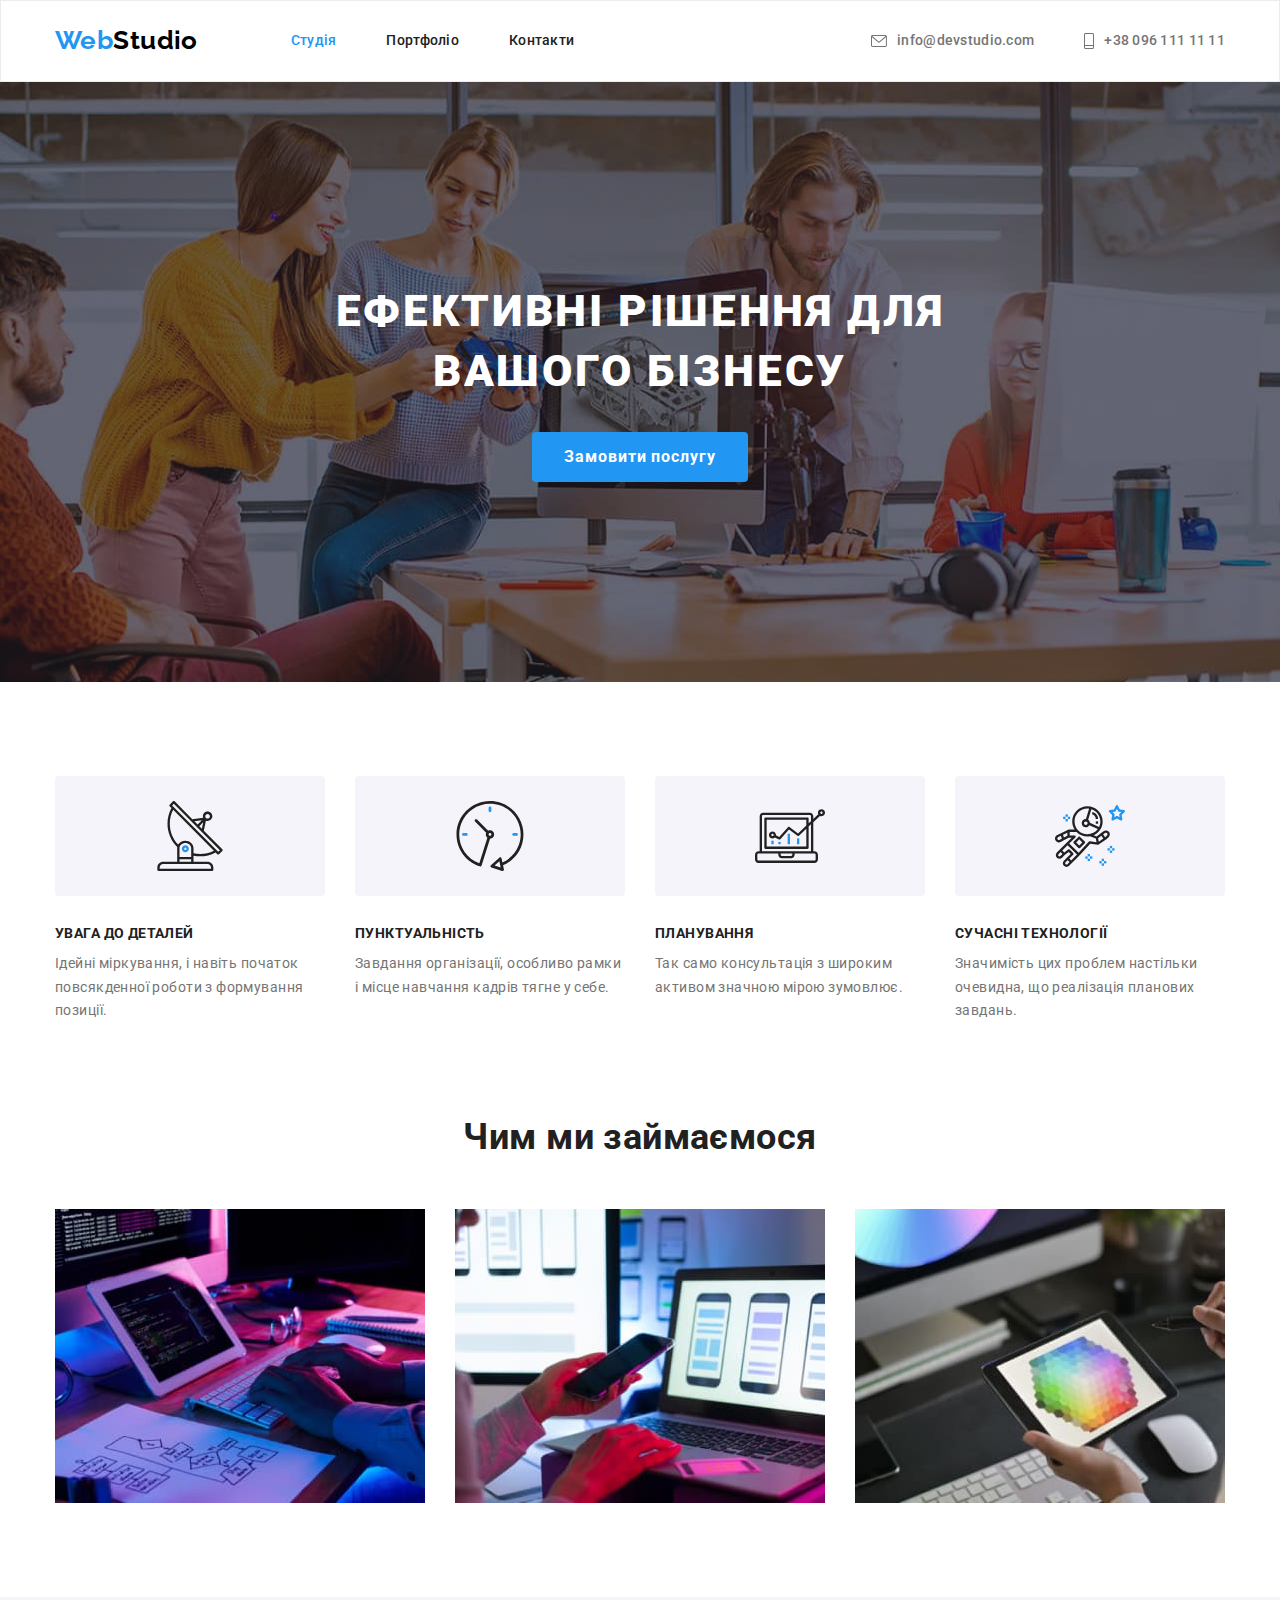
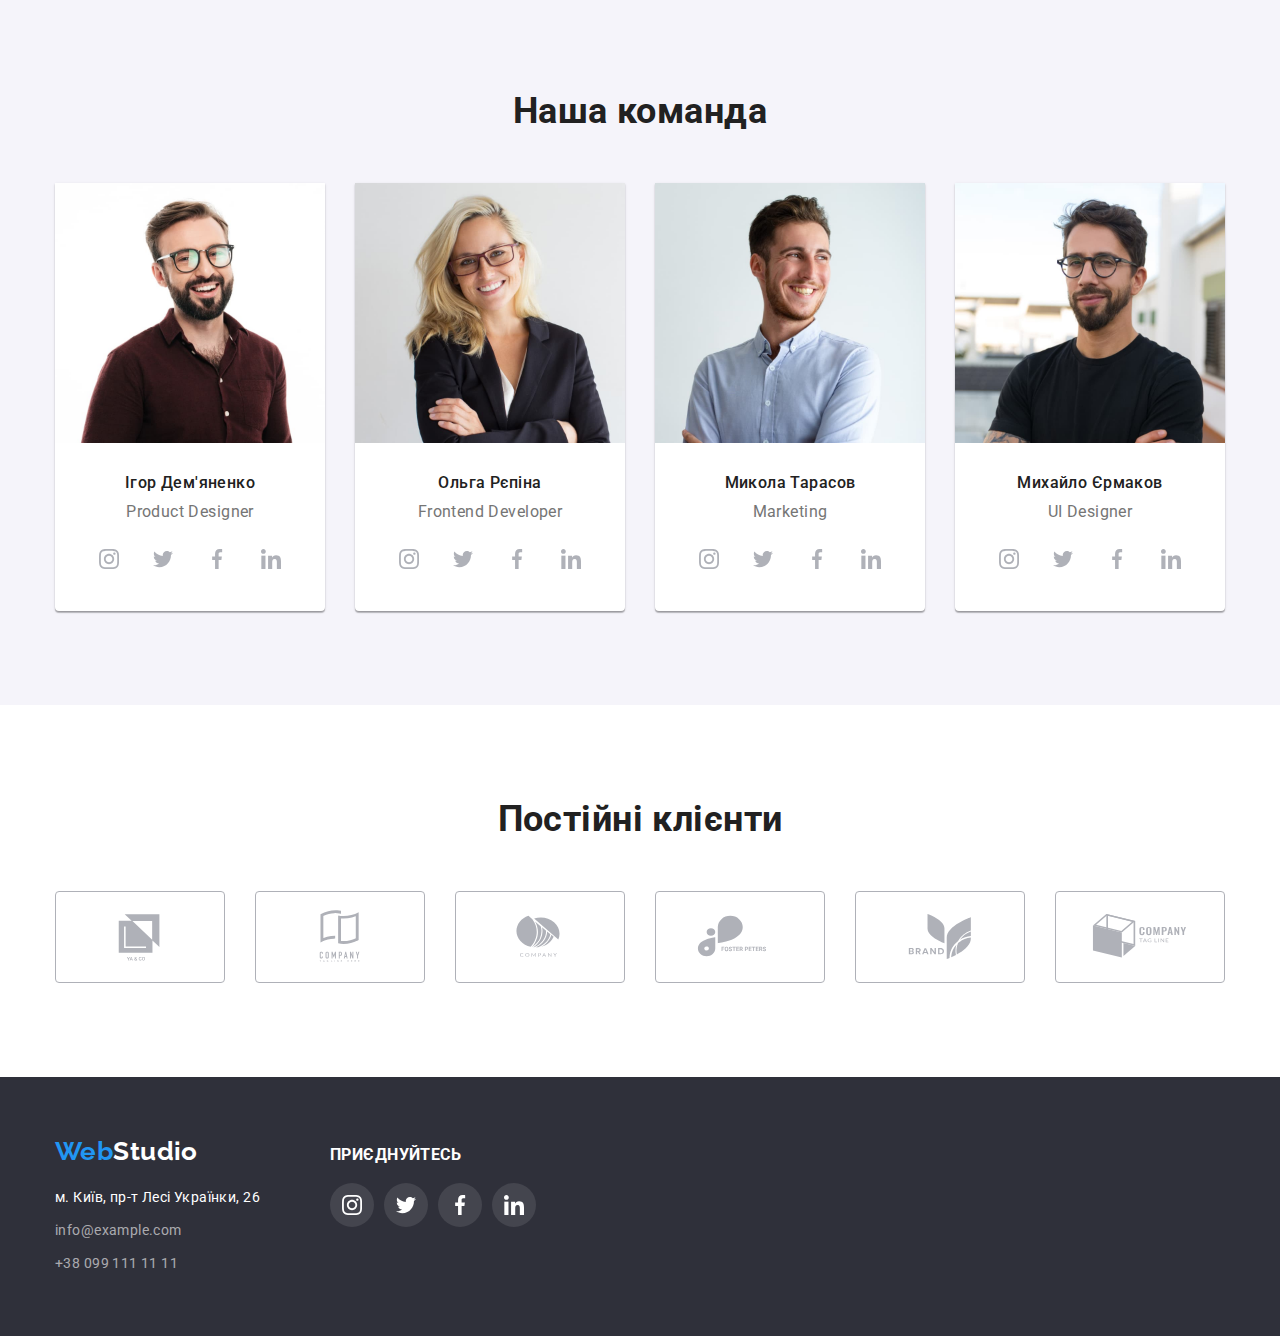
<file: index.html>
<!DOCTYPE html>
<html lang="uk">
  <head>
    <meta charset="UTF-8" />
    <meta http-equiv="X-UA-Compatible" content="IE=edge" />
    <meta name="viewport" content="width=device-width, initial-scale=1.0" />
    <link rel="preconnect" href="https://fonts.googleapis.com" />
    <link rel="preconnect" href="https://fonts.gstatic.com" crossorigin />
    <title>WebStudio</title>
    <!-- styles css -->
    <link
      href="https://fonts.googleapis.com/css2?family=Raleway:wght@700&family=Roboto:wght@400;500;700;900&display=swap"
      rel="stylesheet"
    />
    <link
      rel="stylesheet"
      href="https://cdnjs.cloudflare.com/ajax/libs/modern-normalize/1.1.0/modern-normalize.min.css"
    />
    <link rel="stylesheet" href="./css/styles.css" />
  </head>
  <body>
    <!-- header -->
    <header class="studio-header">
      <div class="container">
        <nav class="menu-nav">
          <a class="logo-up link" href="./index.html">
            <span class="part-logo-color">Web</span>Studio</a
          >
          <ul class="menu-nav-list list">
            <li class="menu-nav-item">
              <a class="menu-nav-link link" href="./index.html"
                ><span class="link-active">Студія</span></a
              >
            </li>
            <li class="menu-nav-item">
              <a class="menu-nav-link link" href="portfolio.html">Портфоліо</a>
            </li>
            <li class="menu-nav-item">
              <a class="menu-nav-link link" href="">Контакти</a>
            </li>
          </ul>
        </nav>
        <ul class="list-contact list">
          <li class="list-contact-item">
            <a class="list-contact-link link" href="mailto:info@devstudio.com"
              ><svg class="header-contact-mail" width="16" height="12px">
                <use href="./images/sprite.svg#icon-mail"></use>
              </svg>
              info@devstudio.com</a
            >
          </li>
          <li class="list-contact-item">
            <a class="list-contact-link link" href="tel+380961111111"
              ><svg class="header-contact-phone" width="10px" height="16px">
                <use href="./images/sprite.svg#icon-phone"></use>
              </svg>
              +38 096 111 11 11</a
            >
          </li>
        </ul>
      </div>
    </header>
    <main>
      <!-- hero -->
      <section class="hero section">
        <div class="container">
          <h1 class="title-first">Ефективні рішення для вашого бізнесу</h1>
          <button type="button" class="hero-btn button button-active">
            Замовити послугу
          </button>
        </div>
      </section>
      <!-- techniligy -->
      <section class="technology section">
        <div class="container">
          <h2 class="visually-hidden">Переваги</h2>
          <ul class="technology-list list">
            <li class="technology-list-item">
              <div class="technology-icon">
                <svg class="technology-icon-pick">
                  <use
                    lang="en"
                    aria-label="icon antenna"
                    href="./images/sprite.svg#icon-antenna"
                  ></use>
                </svg>
              </div>
              <h3 class="technology-title">УВАГА ДО ДЕТАЛЕЙ</h3>
              <p class="technology-paragraph">
                Ідейні міркування, і навіть початок повсякденної роботи з
                формування позиції.
              </p>
            </li>
            <li class="technology-list-item">
              <div class="technology-icon">
                <svg class="technology-icon-pick">
                  <use
                    lang="en"
                    aria-label="icon clock"
                    href="./images/sprite.svg#icon-clock"
                  ></use>
                </svg>
              </div>
              <h3 class="technology-title">ПУНКТУАЛЬНІСТЬ</h3>
              <p class="technology-paragraph">
                Завдання організації, особливо рамки і місце навчання кадрів
                тягне у себе.
              </p>
            </li>
            <li class="technology-list-item">
              <div class="technology-icon">
                <svg class="technology-icon-pick">
                  <use
                    lang="en"
                    aria-label="icon diagram"
                    href="./images/sprite.svg#icon-diagram"
                  ></use>
                </svg>
              </div>
              <h3 class="technology-title">ПЛАНУВАННЯ</h3>
              <p class="technology-paragraph">
                Так само консультація з широким активом значною мірою зумовлює.
              </p>
            </li>
            <li class="technology-list-item">
              <div class="technology-icon">
                <svg class="technology-icon-pick">
                  <use
                    lang="en"
                    aria-label="icon astronaut"
                    href="./images/sprite.svg#icon-astronaut"
                  ></use>
                </svg>
              </div>
              <h3 class="technology-title">СУЧАСНІ ТЕХНОЛОГІЇ</h3>
              <p class="technology-paragraph">
                Значимість цих проблем настільки очевидна, що реалізація
                планових завдань.
              </p>
            </li>
          </ul>
        </div>
      </section>
      <!-- prezents -->
      <section class="prezents section">
        <div class="container">
          <h2 class="prezents-title">Чим ми займаємося</h2>
          <ul class="prezents-list list">
            <li class="prezents-list-item">
              <img
                class="portfolio-list-img"
                src="./images/about-1.jpg"
                alt="веб технології"
                width="370"
                height="294"
              />
            </li>
            <li class="prezents-list-item">
              <img
                class="prezents-list-img"
                src="./images/about-2.jpg"
                alt="адаптація для мобільних пристроїв"
                width="370"
                height="294"
              />
            </li>
            <li class="prezents-list-item">
              <img
                class="prezents-list-img"
                src="./images/about-3.jpg"
                alt="спільне середовище пк та мобільних пристроїв"
                width="370"
                height="294"
              />
            </li>
          </ul>
        </div>
      </section>
      <!-- team -->
      <section class="team section">
        <div class="container">
          <h2 class="team-title">Наша команда</h2>
          <ul class="team-list list">
            <li class="team-list-item">
              <img
                class="team-list-img"
                src="./images/team/team-1.jpg"
                alt="Ігор Дем'яненко проджект менеджер"
                width="270"
                height="260"
              />
              <div class="card">
                <h3 class="team-title-name">Ігор Дем'яненко</h3>
                <p class="team-paragraph">Product Designer</p>
                <ul class="social-icon-list list">
                  <li class="social-link-item">
                    <a class="social-link" href=""
                      ><svg
                        lang="en"
                        aria-label="instagram icon"
                        class="social-link-icon"
                      >
                        <use href="./images/sprite.svg#icon-instagram"></use>
                      </svg>
                    </a>
                  </li>
                  <li class="social-link-item">
                    <a class="social-link" href=""
                      ><svg
                        lang="en"
                        aria-label="twitter icon"
                        class="social-link-icon"
                      >
                        <use href="./images/sprite.svg#icon-twitter"></use>
                      </svg>
                    </a>
                  </li>
                  <li class="social-link-item">
                    <a class="social-link" href=""
                      ><svg
                        lang="en"
                        aria-label="facebook icon"
                        class="social-link-icon"
                      >
                        <use href="./images/sprite.svg#icon-facebook"></use>
                      </svg>
                    </a>
                  </li>
                  <li class="social-link-item">
                    <a class="social-link" href=""
                      ><svg
                        lang="en"
                        aria-label="linkedim icon"
                        class="social-link-icon"
                      >
                        <use href="./images/sprite.svg#icon-linkedin"></use>
                      </svg>
                    </a>
                  </li>
                </ul>
              </div>
            </li>
            <li class="team-list-item">
              <img
                class="team-list-img"
                src="./images/team/team-2.jpg"
                alt="Ольга Рєпіна розробник"
                width="270"
                height="260"
              />
              <div class="card">
                <h3 class="team-title-name">Ольга Рєпіна</h3>
                <p class="team-paragraph">Frontend Developer</p>
                <ul class="social-icon-list list">
                  <li class="social-link-item">
                    <a class="social-link" href=""
                      ><svg
                        lang="en"
                        aria-label="instagram icon"
                        class="social-link-icon"
                      >
                        <use href="./images/sprite.svg#icon-instagram"></use>
                      </svg>
                    </a>
                  </li>
                  <li class="social-link-item">
                    <a class="social-link" href=""
                      ><svg
                        lang="en"
                        aria-label="twitter icon"
                        class="social-link-icon"
                      >
                        <use href="./images/sprite.svg#icon-twitter"></use>
                      </svg>
                    </a>
                  </li>
                  <li class="social-link-item">
                    <a class="social-link" href=""
                      ><svg
                        lang="en"
                        aria-label="facebook icon"
                        class="social-link-icon"
                      >
                        <use href="./images/sprite.svg#icon-facebook"></use>
                      </svg>
                    </a>
                  </li>
                  <li class="social-link-item">
                    <a class="social-link" href=""
                      ><svg
                        lang="en"
                        aria-label="linkedim icon"
                        class="social-link-icon"
                      >
                        <use href="./images/sprite.svg#icon-linkedin"></use>
                      </svg>
                    </a>
                  </li>
                </ul>
              </div>
            </li>
            <li class="team-list-item">
              <img
                class="team-list-img"
                src="./images/team/team-3.jpg"
                alt="Микола Тарасов маркетолог"
                width="270"
                height="260"
              />
              <div class="card">
                <h3 class="team-title-name">Микола Тарасов</h3>
                <p class="team-paragraph">Marketing</p>
                <ul class="social-icon-list list">
                  <li class="social-link-item">
                    <a class="social-link" href=""
                      ><svg
                        lang="en"
                        aria-label="instagram icon"
                        class="social-link-icon"
                      >
                        <use href="./images/sprite.svg#icon-instagram"></use>
                      </svg>
                    </a>
                  </li>
                  <li class="social-link-item">
                    <a class="social-link" href=""
                      ><svg
                        lang="en"
                        aria-label="twitter icon"
                        class="social-link-icon"
                      >
                        <use href="./images/sprite.svg#icon-twitter"></use>
                      </svg>
                    </a>
                  </li>
                  <li class="social-link-item">
                    <a class="social-link" href=""
                      ><svg
                        lang="en"
                        aria-label="facebook icon"
                        class="social-link-icon"
                      >
                        <use href="./images/sprite.svg#icon-facebook"></use>
                      </svg>
                    </a>
                  </li>
                  <li class="social-link-item">
                    <a class="social-link" href=""
                      ><svg
                        lang="en"
                        aria-label="linkedim icon"
                        class="social-link-icon"
                      >
                        <use href="./images/sprite.svg#icon-linkedin"></use>
                      </svg>
                    </a>
                  </li>
                </ul>
              </div>
            </li>
            <li class="team-list-item">
              <img
                class="team-list-img"
                src="./images/team/team-4.jpg"
                alt="Михайло Єрмаков дизайнер"
                width="270"
                height="260"
              />
              <div class="card">
                <h3 class="team-title-name">Михайло Єрмаков</h3>
                <p class="team-paragraph">UI Designer</p>
                <ul class="social-icon-list list">
                  <li class="social-link-item">
                    <a class="social-link" href=""
                      ><svg
                        lang="en"
                        aria-label="instagram icon"
                        class="social-link-icon"
                      >
                        <use href="./images/sprite.svg#icon-instagram"></use>
                      </svg>
                    </a>
                  </li>
                  <li class="social-link-item">
                    <a class="social-link" href=""
                      ><svg
                        lang="en"
                        aria-label="twitter icon"
                        class="social-link-icon"
                      >
                        <use href="./images/sprite.svg#icon-twitter"></use>
                      </svg>
                    </a>
                  </li>
                  <li class="social-link-item">
                    <a class="social-link" href=""
                      ><svg
                        lang="en"
                        aria-label="facebook icon"
                        class="social-link-icon"
                      >
                        <use href="./images/sprite.svg#icon-facebook"></use>
                      </svg>
                    </a>
                  </li>
                  <li class="social-link-item">
                    <a class="social-link" href=""
                      ><svg
                        lang="en"
                        aria-label="linkedim icon"
                        class="social-link-icon"
                      >
                        <use href="./images/sprite.svg#icon-linkedin"></use>
                      </svg>
                    </a>
                  </li>
                </ul>
              </div>
            </li>
          </ul>
        </div>
      </section>
      <!-- customers -->
      <section class="customers section">
        <div class="container">
          <h2 class="team-title">Постійні клієнти</h2>
          <ul class="customers-list list">
            <li class="customers-list-item">
              <a class="customer-link-icon" href="">
                <svg
                  lang="en"
                  aria-label="icon ya and co"
                  class="customers-icon-border"
                >
                  <use
                    class="customers-icon"
                    href="./images/sprite.svg#icon-ya-and-co"
                  ></use>
                </svg>
              </a>
            </li>
            <li class="customers-list-item">
              <a class="customer-link-icon" href="">
                <svg
                  lang="en"
                  aria-label="icon tagline company"
                  class="customers-icon-border"
                >
                  <use
                    class="customers-icon"
                    href="./images/sprite.svg#icon-tagline-company"
                  ></use>
                </svg>
              </a>
            </li>

            <li class="customers-list-item">
              <a class="customer-link-icon" href="">
                <svg
                  lang="en"
                  aria-label="icon company 3"
                  class="customers-icon-border"
                >
                  <use
                    class="customers-icon"
                    href="./images/sprite.svg#icon-company-3"
                  ></use>
                </svg>
              </a>
            </li>
            <li class="customers-list-item">
              <a class="customer-link-icon" href="">
                <svg
                  lang="en"
                  aria-label="icon foster peters"
                  class="customers-icon-border"
                >
                  <use
                    class="customers-icon"
                    href="./images/sprite.svg#icon-foster-peters"
                  ></use>
                </svg>
              </a>
            </li>
            <li class="customers-list-item">
              <a class="customer-link-icon" href="">
                <svg
                  lang="en"
                  aria-label="icon brand"
                  class="customers-icon-border"
                >
                  <use
                    class="customers-icon"
                    href="./images/sprite.svg#icon-brand"
                  ></use>
                </svg>
              </a>
            </li>
            <li class="customers-list-item">
              <a class="customer-link-icon" href="">
                <svg
                  lang="en"
                  aria-label="icon tl company"
                  class="customers-icon-border"
                >
                  <use
                    class="customers-icon"
                    href="./images/sprite.svg#icon-tl-company"
                  ></use>
                </svg>
              </a>
            </li>
          </ul>
        </div>
      </section>
    </main>
    <!-- footer -->
    <footer class="studio-footer">
      <div class="container">
        <div class="footer-address"></div>

        <address class="footer-address">
          <a class="link logo-down-link" href="./index.html">
            <span class="part-logo-color">Web</span>Studio</a
          >
          <ul class="list">
            <li class="address-item link">
              <a
                class="address address-nav-link link"
                href="https://goo.gl/maps/ZnqAECNUkRY8YoW6A"
                target="_blank"
                >м. Київ, пр-т Лесі Українки, 26</a
              >
            </li>
            <li class="address-item">
              <a
                class="address address-link link"
                href="mailto:info@example.com"
                >info@example.com</a
              >
            </li>
            <li class="address-item">
              <a class="address address-link link" href="tel:+380991111111"
                >+38 099 111 11 11</a
              >
            </li>
          </ul>
        </address>
        <div class="follow">
          <h3 class="follow-icon-title">приєднуйтесь</h3>
          <ul class="social-icon-list list">
            <li class="social-link-item">
              <a class="social-link" href=""
                ><svg
                  lang="en"
                  aria-label="instagram icon"
                  class="social-link-icon footer-social-icon"
                >
                  <use href="./images/sprite.svg#icon-instagram"></use>
                </svg>
              </a>
            </li>
            <li class="social-link-item">
              <a class="social-link" href=""
                ><svg
                  lang="en"
                  aria-label="twitter icon"
                  class="social-link-icon footer-social-icon"
                >
                  <use href="./images/sprite.svg#icon-twitter"></use>
                </svg>
              </a>
            </li>
            <li class="social-link-item">
              <a class="social-link" href=""
                ><svg
                  lang="en"
                  aria-label="facebook icon"
                  class="social-link-icon footer-social-icon"
                >
                  <use href="./images/sprite.svg#icon-facebook"></use>
                </svg>
              </a>
            </li>
            <li class="social-link-item">
              <a class="social-link" href=""
                ><svg
                  lang="en"
                  aria-label="linkedim icon"
                  class="social-link-icon footer-social-icon"
                >
                  <use href="./images/sprite.svg#icon-linkedin"></use>
                </svg>
              </a>
            </li>
          </ul>
        </div>
      </div>
    </footer>
  </body>
</html>
</file>
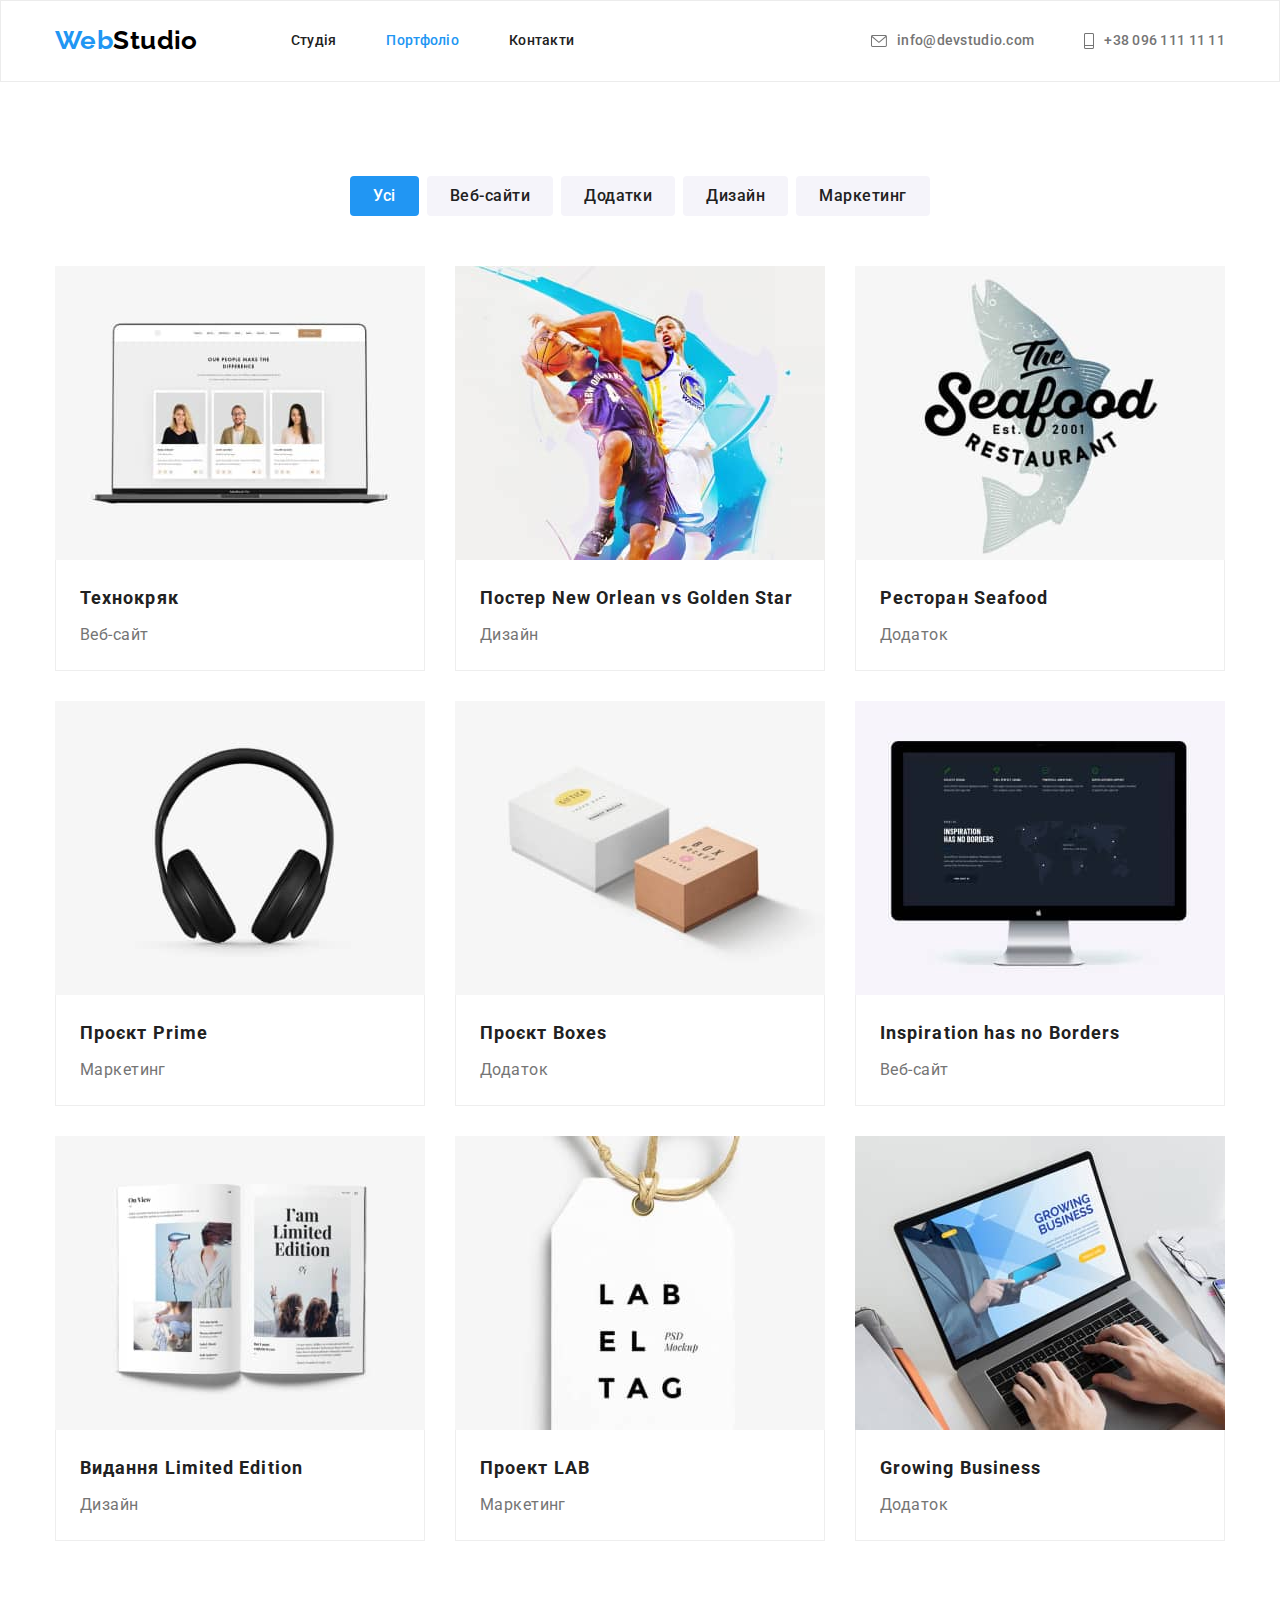
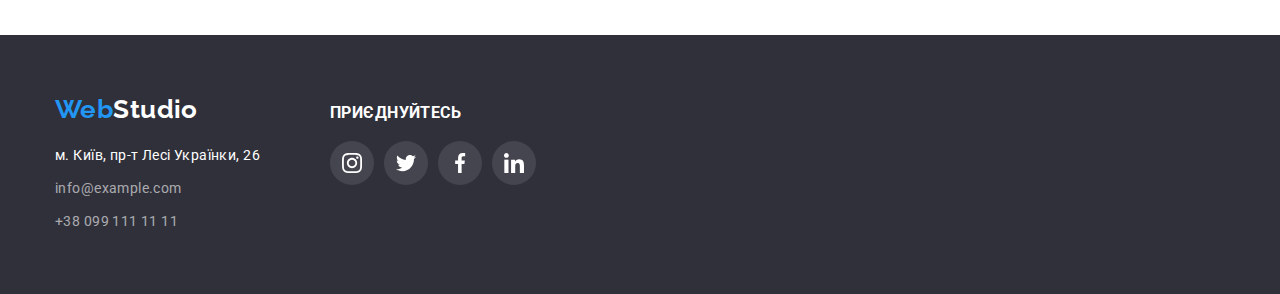
<file: portfolio.html>
<!DOCTYPE html>
<html lang="en">
  <head>
    <meta charset="UTF-8" />
    <meta http-equiv="X-UA-Compatible" content="IE=edge" />
    <meta name="viewport" content="width=device-width, initial-scale=1.0" />
    <link rel="preconnect" href="https://fonts.googleapis.com" />
    <link rel="preconnect" href="https://fonts.gstatic.com" crossorigin />
    <title>WebStudio</title>
    <!-- styles css -->
    <link
      href="https://fonts.googleapis.com/css2?family=Raleway:wght@700&family=Roboto:wght@400;500;700;900&display=swap"
      rel="stylesheet"
    />
    <link
      rel="stylesheet"
      href="https://cdnjs.cloudflare.com/ajax/libs/modern-normalize/1.1.0/modern-normalize.min.css"
    />
    <link rel="stylesheet" href="./css/styles.css" />
  </head>
  <body>
    <!-- header -->
    <header class="studio-header">
      <div class="container">
        <nav class="menu-nav">
          <a class="logo-up link" href="./index.html">
            <span class="part-logo-color">Web</span>Studio</a
          >
          <ul class="menu-nav-list list">
            <li class="menu-nav-item">
              <a class="menu-nav-link link" href="./index.html">Студія</a>
            </li>
            <li class="menu-nav-item">
              <a class="menu-nav-link link" href="portfolio.html"
                ><span class="link-active">Портфоліо</span></a
              >
            </li>
            <li class="menu-nav-item">
              <a class="menu-nav-link link" href="">Контакти</a>
            </li>
          </ul>
        </nav>
        <ul class="list-contact list">
          <li class="list-contact-item">
            <a class="list-contact-link link" href="mailto:info@devstudio.com"
              ><svg class="header-contact-mail" width="16" height="12px">
                <use href="./images/sprite.svg#icon-mail"></use>
              </svg>
              info@devstudio.com</a
            >
          </li>
          <li class="list-contact-item">
            <a class="list-contact-link link" href="tel+380961111111"
              ><svg class="header-contact-phone" width="10px" height="16px">
                <use href="./images/sprite.svg#icon-phone"></use>
              </svg>
              +38 096 111 11 11</a
            >
          </li>
        </ul>
      </div>
    </header>
    <main>
      <!-- project -->
      <section class="project section">
        <div class="container">
          <h1 class="visually-hidden">Project</h1>
          <ul class="button-nav list">
            <li class="button-nav-item">
              <button type="button" class="button-link button-active">
                Усі
              </button>
            </li>
            <li class="button-nav-item">
              <button type="button" class="button-link">Веб-сайти</button>
            </li>
            <li class="button-nav-item">
              <button type="button" class="button-link">Додатки</button>
            </li>
            <li class="button-nav-item">
              <button type="button" class="button-link">Дизайн</button>
            </li>
            <li class="button-nav-item">
              <button type="button" class="button-link">Маркетинг</button>
            </li>
          </ul>
          <!-- project-galery -->
          <ul class="project-list list">
            <li class="project-list-item">
              <a class="project-card link" href="#">
                <img
                  class="project-list-img"
                  src="./images/portfolio/portfolio-1.jpg"
                  alt="зображення команди на ноутбуці"
                  width="370"
                />
                <div class="card">
                  <h3 class="project-list-title">Технокряк</h3>
                  <p class="project-item-paragraph">Веб-сайт</p>
                </div>
              </a>
            </li>
            <li class="project-list-item">
              <a class="project-card link" href="#">
                <img
                  class="project-list-img"
                  src="./images/portfolio/portfolio-2.jpg"
                  alt="баскетболісти"
                  width="370"
                />
                <div class="card">
                  <h3 class="project-list-title">
                    Постер New Orlean vs Golden Star
                  </h3>
                  <p class="project-item-paragraph">Дизайн</p>
                </div>
              </a>
            </li>
            <li class="project-list-item">
              <a class="project-card link" href="#">
                <img
                  class="project-list-img"
                  src="./images/portfolio/portfolio-3.jpg"
                  alt="риба"
                  width="370"
                />
                <div class="card">
                  <h3 class="project-list-title">Ресторан Seafood</h3>
                  <p class="project-item-paragraph">Додаток</p>
                </div>
              </a>
            </li>
            <li class="project-list-item">
              <a class="project-card link" href="#">
                <img
                  class="project-list-img"
                  src="./images/portfolio/portfolio-4.jpg"
                  alt="навушники"
                  width="370"
                />
                <div class="card">
                  <h3 class="project-list-title">Проєкт Prime</h3>
                  <p class="project-item-paragraph">Маркетинг</p>
                </div>
              </a>
            </li>
            <li class="project-list-item">
              <a class="project-card link" href="#">
                <img
                  class="project-list-img"
                  src="./images/portfolio/portfolio-5.jpg"
                  alt="коробки"
                  width="370"
                />
                <div class="card">
                  <h3 class="project-list-title">Проєкт Boxes</h3>
                  <p class="project-item-paragraph">Додаток</p>
                </div>
              </a>
            </li>
            <li class="project-list-item">
              <a class="project-card link" href="#">
                <img
                  class="project-list-img"
                  src="./images/portfolio/portfolio-6.jpg"
                  alt="монітор мака"
                  width="370"
                />
                <div class="card">
                  <h3 class="project-list-title">Inspiration has no Borders</h3>
                  <p class="project-item-paragraph">Веб-сайт</p>
                </div>
              </a>
            </li>
            <li class="project-list-item">
              <a class="project-card link" href="#">
                <img
                  class="project-list-img"
                  src="./images/portfolio/portfolio-7.jpg"
                  alt="книга"
                  width="370"
                />
                <div class="card">
                  <h3 class="project-list-title">Видання Limited Edition</h3>
                  <p class="project-item-paragraph">Дизайн</p>
                </div>
              </a>
            </li>

            <li class="project-list-item">
              <a class="project-card link" href="#">
                <img
                  class="project-list-img"
                  src="./images/portfolio/portfolio-8.jpg"
                  alt="бейж"
                  width="370"
                />
                <div class="card">
                  <h3 class="project-list-title">Проект LAB</h3>
                  <p class="project-item-paragraph">Маркетинг</p>
                </div>
              </a>
            </li>
            <li class="project-list-item">
              <a class="project-card link" href="#">
                <img
                  class="project-list-img"
                  src="./images/portfolio/portfolio-9.jpg"
                  alt="лендінг на ноутбуці"
                  width="370"
                />
                <div class="card link">
                  <h3 class="project-list-title">Growing Business</h3>
                  <p class="project-item-paragraph">Додаток</p>
                </div>
              </a>
            </li>
          </ul>
        </div>
      </section>
    </main>
    <!-- footer -->
    <footer class="studio-footer">
      <div class="container">
        <div class="footer-address"></div>

        <address class="footer-address">
          <a class="link logo-down-link" href="./index.html">
            <span class="part-logo-color">Web</span>Studio</a
          >
          <ul class="list">
            <li class="address-item link">
              <a
                class="address address-nav-link link"
                href="https://goo.gl/maps/ZnqAECNUkRY8YoW6A"
                target="_blank"
                >м. Київ, пр-т Лесі Українки, 26</a
              >
            </li>
            <li class="address-item">
              <a
                class="address address-link link"
                href="mailto:info@example.com"
                >info@example.com</a
              >
            </li>
            <li class="address-item">
              <a class="address address-link link" href="tel:+380991111111"
                >+38 099 111 11 11</a
              >
            </li>
          </ul>
        </address>
        <div class="follow">
          <h3 class="follow-icon-title">приєднуйтесь</h3>
          <ul class="social-icon-list list">
            <li class="social-link-item">
              <a class="social-link" href=""
                ><svg
                  lang="en"
                  aria-label="instagram icon"
                  class="social-link-icon footer-social-icon"
                >
                  <use href="./images/sprite.svg#icon-instagram"></use>
                </svg>
              </a>
            </li>
            <li class="social-link-item">
              <a class="social-link" href=""
                ><svg
                  lang="en"
                  aria-label="twitter icon"
                  class="social-link-icon footer-social-icon"
                >
                  <use href="./images/sprite.svg#icon-twitter"></use>
                </svg>
              </a>
            </li>
            <li class="social-link-item">
              <a class="social-link" href=""
                ><svg
                  lang="en"
                  aria-label="facebook icon"
                  class="social-link-icon footer-social-icon"
                >
                  <use href="./images/sprite.svg#icon-facebook"></use>
                </svg>
              </a>
            </li>
            <li class="social-link-item">
              <a class="social-link" href=""
                ><svg
                  lang="en"
                  aria-label="linkedim icon"
                  class="social-link-icon footer-social-icon"
                >
                  <use href="./images/sprite.svg#icon-linkedin"></use>
                </svg>
              </a>
            </li>
          </ul>
        </div>
      </div>
    </footer>
  </body>
</html>
</file>
<file: css/styles.css>
:root {
  --brend-color: #2196f3;
  --primery-text-color: #212121;
  --secondary-text-color: #757575;
  --color-text-dark-theme: #ffffff;
  --text-paragraph: "Roboto", sans-serif;
  --color-icon: #afb1b8;
}

/* reset and normalize */

.visually-hidden {
  position: absolute;
  width: 1px;
  height: 1px;
  margin: -1px;
  border: 0;
  padding: 0;
  white-space: nowrap;
  clip-path: inset(100%);
  clip: rect(0 0 0 0);
  overflow: hidden;
}

*,
*::after,
*::before {
  box-sizing: inherit;
}

/* tamplate */

h1,
h2,
h3,
h4,
h5,
p {
  margin-top: 0;
  margin-bottom: 0;
}

ul,
li {
  margin-top: 0;
  margin-bottom: 0;
  padding-left: 0;
}

.link {
  text-decoration: none;
}

.list {
  list-style: none;
}

img {
  display: block;
  min-height: 100%;
  height: auto;
}

button {
  cursor: pointer;
}

.container {
  margin: 0 auto;
  width: 1200px;
  padding: 0 15px;
}

.section {
  padding-top: 94px;
  padding-bottom: 94px;
}

.studio-header .container {
  display: flex;
  align-items: center;
}

.menu-nav {
  display: flex;
  align-items: center;
}

.menu-nav-list {
  display: flex;
  gap: 50px;
}

.list-contact {
  display: flex;
  align-items: center;
  justify-content: center;
  gap: 50px;
  margin-left: auto;
}

.link-active {
  color: var(--brend-color);
}

html {
  box-sizing: border-box;
}

body {
  font-family: "Roboto", sans-serif;
  font-size: 14px;
  font-weight: 400;
  letter-spacing: 0.03em;
  color: var(--primery-text-color);
}

/* header */

.studio-header {
  border: 1px solid #ececec;
}

.part-logo-color {
  color: var(--brend-color);
}

.logo-up {
  font-family: "Raleway";
  font-weight: 700;
  font-size: 26px;
  line-height: 1.19;
  margin-right: 93px;
  color: #000000;
  padding-top: 24px;
  padding-bottom: 25px;
}

.menu-nav-link {
  display: inline-block;
  color: var(--primery-text-color);
  font-weight: 500;
  line-height: 1.14;
  letter-spacing: 0.02em;
  padding-top: 32px;
  padding-bottom: 32px;
}

.list-contact-link {
  color: var(--secondary-text-color);
  font-weight: 500;
  line-height: 1.14px;
  letter-spacing: 0.02em;
  padding-top: 32px;
  padding-bottom: 32px;
  display: flex;
  align-items: center;
  justify-content: center;
}

.address-link:hover,
.studio-header a:hover,
.address-link:focus,
.studio-header a:focus,
.logo-down-link:hover,
.logo-down-link:focus {
  color: var(--brend-color);
}

.header-contact-phone,
.header-contact-mail {
  margin-right: 10px;
  fill: currentColor;
}

/* hero */

.hero {
  background-image: linear-gradient(
      rgba(47, 48, 58, 0.4),
      rgba(47, 48, 58, 0.4)
    ),
    url(../images/Img.jpg);
  background-size: cover;
  background-repeat: no-repeat;
  background-position: center;
  background-color: #2f303a;
  padding-top: 200px;
  padding-bottom: 200px;
  text-align: center;
  max-width: 1600px;
  margin: 0 auto;
}

.title-first {
  color: var(--color-text-dark-theme);
  font-weight: 900;
  font-size: 44px;
  line-height: 1.36;
  letter-spacing: 0.06em;
  text-transform: uppercase;
  margin-bottom: 30px;
  margin-right: auto;
  margin-left: auto;
  width: 696px;
}

.hero-btn {
  font-family: "Roboto";
  font-style: normal;
  font-weight: 700;
  font-size: 16px;
  line-height: 1.88;
  align-items: center;
  text-align: center;
  letter-spacing: 0.06em;
  width: 216px;
  height: 50px;
  border-radius: 4px;
  border-color: transparent;
}

.button-link:hover,
.button-link:focus {
  background-color: var(--brend-color);
  color: var(--color-text-dark-theme);
  box-shadow: 0px 3px 1px rgba(0, 0, 0, 0.1), 0px 1px 2px rgba(0, 0, 0, 0.08),
    0px 2px 2px rgba(0, 0, 0, 0.12);
  border-radius: 4px;
}

.container .button-active {
  background-color: var(--brend-color);
  color: var(--color-text-dark-theme);
}

/* technology */

.technology-list {
  display: flex;
  gap: 30px;
}

.technology-icon {
  display: flex;
  align-items: center;
  justify-content: center;
  box-sizing: border-box;
  background: #f5f4fa;
  border-radius: 4px;
  margin-bottom: 30px;
  width: 270px;
  height: 120px;
}

.technology-icon-pick {
  width: 70px;
  height: 70px;
}

.technology-list-item {
  width: 270px;
}

.technology-title {
  line-height: 1.14;
  text-transform: uppercase;
  font-size: 14px;
  margin-bottom: 10px;
  color: var(--primery-text-color);
}

.technology-paragraph {
  line-height: 1.71;
  color: var(--secondary-text-color);
}

/* prezents */

.prezents {
  padding-top: 0;
}

.prezents-title {
  font-weight: 700;
  font-size: 36px;
  line-height: 1.16;
  text-align: center;
  margin-bottom: 50px;
}

.prezents-list {
  display: flex;
  align-items: center;
  justify-content: space-between;
  gap: 30px;
}

/* team */

.team {
  text-align: center;
  background-color: #f5f4fa;
}

.team-list {
  align-items: center;
  display: flex;
  gap: 30px;
}

.team-list-item {
  box-sizing: content-box;
  width: 270px;
  background: #ffffff;
  box-shadow: 0px 1px 3px rgba(0, 0, 0, 0.12), 0px 1px 1px rgba(0, 0, 0, 0.14),
    0px 2px 1px rgba(0, 0, 0, 0.2);
  border-radius: 0px 0px 4px 4px;
}

.team-title {
  font-weight: 700;
  font-size: 36px;
  line-height: 1.16;
  text-align: center;
  margin-bottom: 50px;
}

.card {
  padding: 30px 32px;
}

.team-title-name {
  font-weight: 500;
  font-size: 16px;
  line-height: 1.19;
  text-align: center;
  margin-bottom: 10px;
}

.team-paragraph {
  font-size: 16px;
  line-height: 1.19;
  text-align: center;
  margin-bottom: 16px;
  color: var(--secondary-text-color);
}

.social-link {
  display: flex;
  align-items: center;
  justify-content: center;
  width: 44px;
  height: 44px;
  border-radius: 50%;
}

.social-link:hover,
.social-link:focus {
  background-color: var(--brend-color);
  width: 44px;
  height: 44px;
  border-radius: 50%;
}

.social-icon-list {
  display: flex;
  align-items: center;
  justify-content: center;
  gap: 10px;
}

.social-link-icon {
  display: flex;
  align-items: center;
  justify-content: center;
  width: 20px;
  height: 20px;
  fill: var(--color-icon);
}

.social-link:hover .social-link-icon,
.social-link:focus .social-link-icon {
  fill: var(--color-text-dark-theme);
}

/* our customers */

.customers {
  text-align: center;
}

.customers-list {
  display: flex;
  gap: 30px;
}

.customers-list-item {
  box-sizing: border-box;
  background-color: #fff;
}

.customers-icon {
  display: flex;
  align-items: center;
  justify-content: center;
  fill: #afb1b8;
}

.customers-icon-border {
  width: 106px;
  height: 60px;
}

.customer-link-icon {
  display: flex;
  align-items: center;
  justify-content: center;
  box-sizing: border-box;
  width: 170px;
  height: 92px;
  border: 1px solid #afb1b8;
  border-radius: 4px;
  background-color: #fff;
}

.customer-link-icon:hover,
.customer-link-icon:focus {
  border: 1px solid var(--brend-color);
}

.customer-link-icon:hover .customers-icon,
.customer-link-icon:focus .customers-icon {
  fill: var(--brend-color);
}

/* project */

.project-card {
  display: block;
}

.project-card:hover,
.project-card:focus {
  box-shadow: 0px 1px 1px rgba(0, 0, 0, 0.12), 0px 4px 4px rgba(0, 0, 0, 0.06),
    1px 4px 6px rgba(0, 0, 0, 0.16);
}

.button-nav {
  display: flex;
  justify-content: center;
  gap: 8px;
  margin-bottom: 50px;
}

.button-link {
  font-family: var(--text-paragraph);
  background: #f5f4fa;
  padding: 6px 22px;
  border-radius: 4px;
  border: 1px solid transparent;
  font-weight: 500;
  font-size: 16px;
  line-height: 1.62;
  text-align: center;
  letter-spacing: 0.03em;
  color: #212121;
}

.project-list {
  display: flex;
  gap: 30px;
  flex-wrap: wrap;
}

.project-list-item {
  box-sizing: border-box;
  width: 370px;
}

.project-list .card {
  padding: 20px 24px;
  background-color: #fff;
  border-right: 1px solid #eeeeee;
  border-bottom: 1px solid #eeeeee;
  border-left: 1px solid #eeeeee;
}

.project-list-title {
  font-weight: 700;
  font-size: 18px;
  line-height: 2;
  letter-spacing: 0.06em;
  margin-bottom: 4px;
  color: var(--primery-text-color);
}

.project-item-paragraph {
  font-size: 16px;
  line-height: 1.87;
  color: var(--secondary-text-color);
}

/* footer */

.studio-footer {
  background-color: #2f303a;
  padding-top: 60px;
  padding-bottom: 60px;
}

.studio-footer .container {
  display: flex;
  align-items: baseline;
}

.address {
  font-style: normal;
}

.logo-down-link {
  display: inline-block;
  font-style: normal;
  font-family: "Raleway";
  font-weight: 700;
  font-size: 26px;
  line-height: 1.14;
  color: #ffffff;
  margin-bottom: 20px;
}

.address-nav-link {
  display: inline-block;
  line-height: 1.71;
  color: var(--color-text-dark-theme);
}

.address-link {
  display: inline-block;
  line-height: 1.71;
  color: rgba(255, 255, 255, 0.6);
}

.address-item:not(:last-child) {
  margin-bottom: 9px;
}

.follow {
  align-items: center;
  justify-content: center;
  margin-left: 70px;
}

.follow-icon-title {
  font-style: normal;
  font-weight: 700;
  line-height: 16px;
  text-transform: uppercase;
  color: var(--color-text-dark-theme);
  margin-bottom: 20px;
}

.follow .social-link {
  background: rgba(255, 255, 255, 0.1);
}

.footer-social-icon {
  fill: #ffffff;
}

.follow .social-link:hover,
.follow .social-link:focus {
  background-color: var(--brend-color);
}
</file>
